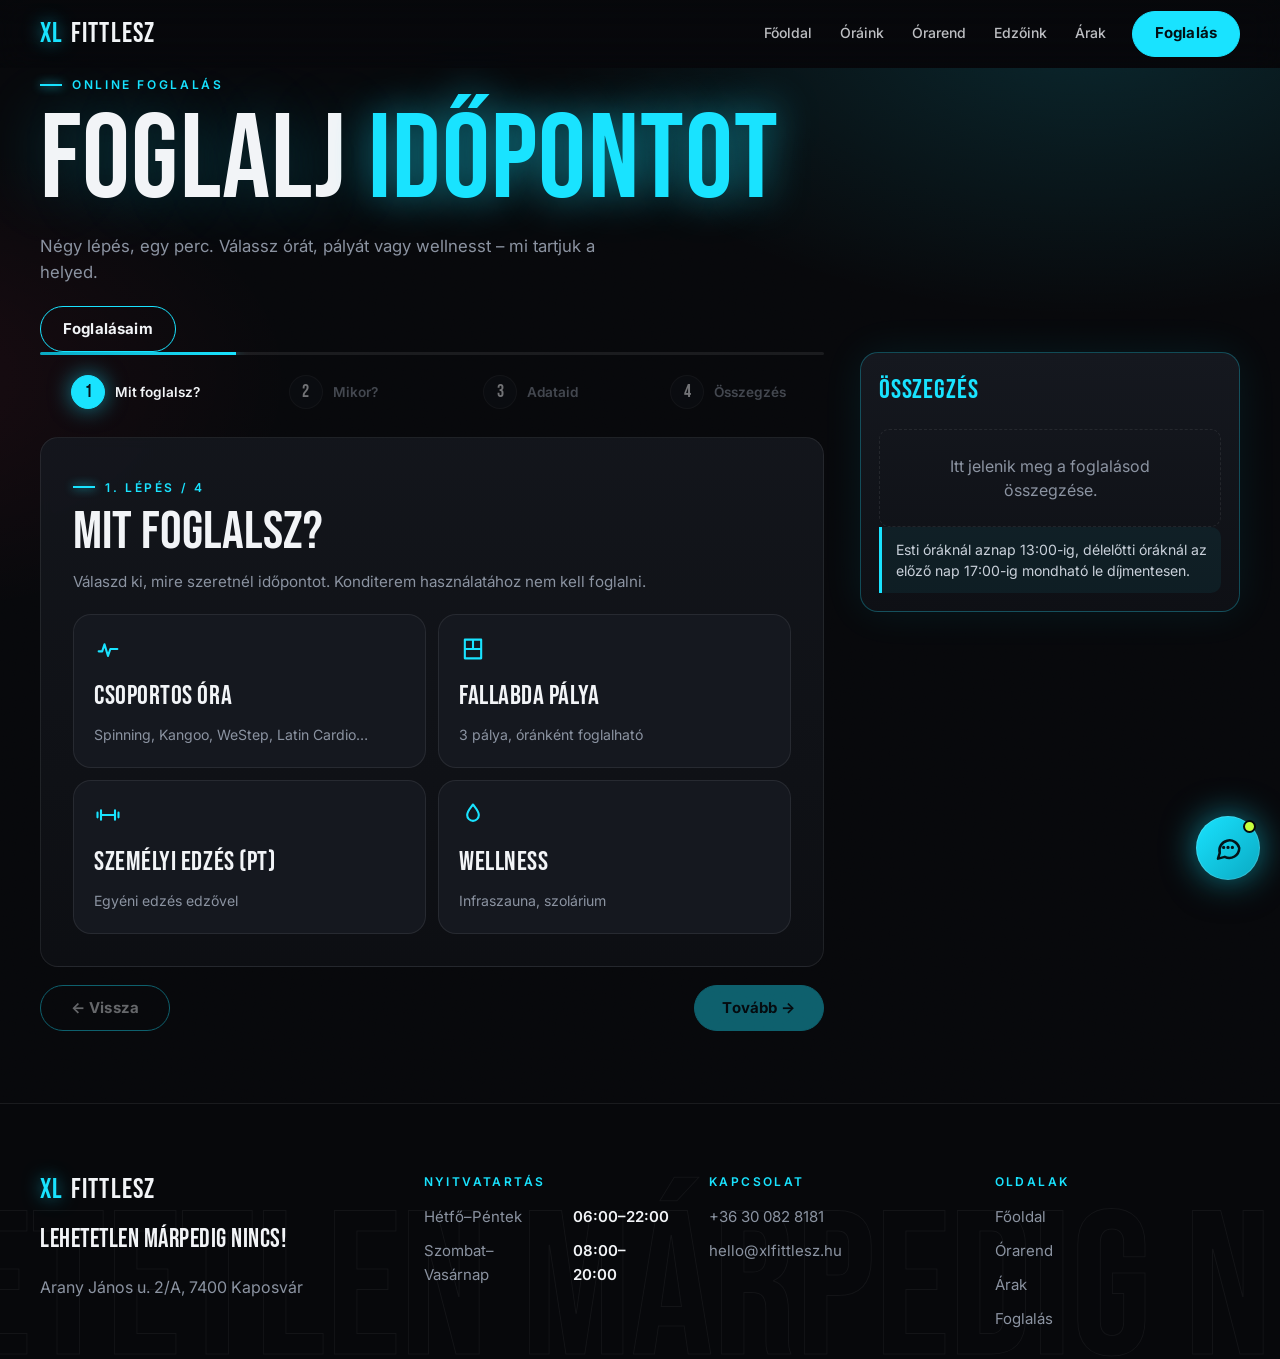
<file: foglalas.html>
<!doctype html>
<html lang="hu">
<head>
<meta charset="utf-8">
<meta name="viewport" content="width=device-width, initial-scale=1">
<title>Időpontfoglalás – XL-FittLesz Kaposvár</title>
<meta name="description" content="Foglalj csoportos órát, fallabda pályát, személyi edzést vagy wellness időpontot az XL-FittLesz kaposvári edzőteremben – percek alatt, online.">
<meta name="theme-color" content="#07080b">
<link rel="preconnect" href="https://fonts.googleapis.com">
<link rel="preconnect" href="https://fonts.gstatic.com" crossorigin>
<link href="https://fonts.googleapis.com/css2?family=Bebas+Neue&family=Inter:wght@400;500;600;700&family=Oswald:wght@500&display=swap" rel="stylesheet">
<link rel="stylesheet" href="assets/style.css">
<link rel="stylesheet" href="assets/booking.css">
<link rel="stylesheet" href="assets/chatbot.css">
</head>
<body class="bk-body">
<a class="bk-skip" href="#bk-panel">Ugrás a foglaláshoz</a>

<header class="nav" id="nav">
  <div class="container nav__inner">
    <a class="nav__logo" href="index.html" aria-label="XL FittLesz – főoldal"><span>XL</span> FITTLESZ</a>
    <button class="nav__toggle" type="button" aria-label="Menü megnyitása" aria-expanded="false" aria-controls="nav-menu"><span></span></button>
    <nav class="nav__menu" id="nav-menu" aria-label="Főmenü">
      <a class="nav__link" href="index.html">Főoldal</a>
      <a class="nav__link" href="index.html#orak">Óráink</a>
      <a class="nav__link" href="index.html#orarend">Órarend</a>
      <a class="nav__link" href="index.html#edzok">Edzőink</a>
      <a class="nav__link" href="index.html#arak">Árak</a>
      <a class="btn btn--primary nav__cta" href="foglalas.html" aria-current="page">Foglalás</a>
    </nav>
  </div>
</header>

<main class="bk" id="main">
  <div class="bk-grain" aria-hidden="true"></div>
  <section class="container bk-hero">
    <p class="eyebrow">Online foglalás</p>
    <h1 class="bk-title">FOGLALJ <span>IDŐPONTOT</span></h1>
    <p class="bk-lead">Négy lépés, egy perc. Válassz órát, pályát vagy wellnesst – mi tartjuk a helyed.</p>
    <button class="btn btn--ghost bk-mine-btn" type="button" id="bk-open-mine" aria-haspopup="dialog">Foglalásaim <span class="bk-badge" id="bk-count" hidden>0</span></button>
  </section>

  <div class="container bk-layout">
    <div class="bk-main">
      <div class="bk-progress" role="progressbar" aria-label="Foglalás előrehaladása" aria-valuemin="1" aria-valuemax="4" aria-valuenow="1" id="bk-progress"><i id="bk-progress-bar"></i></div>
      <ol class="bk-steps" id="bk-steps" aria-label="Lépések"></ol>
      <section class="bk-panel" id="bk-panel" tabindex="-1" aria-live="polite"></section>
      <div class="bk-actions" id="bk-actions">
        <button class="btn btn--ghost" type="button" id="bk-back">&larr; Vissza</button>
        <button class="btn btn--primary" type="button" id="bk-next">Tovább &rarr;</button>
      </div>
    </div>

    <aside class="bk-aside" aria-label="Foglalás összegzése">
      <details class="bk-sum" id="bk-sum" open>
        <summary><span>Összegzés</span><em id="bk-sum-mini">Még nincs választás</em></summary>
        <div class="bk-sum__body" id="bk-sum-body"></div>
      </details>
    </aside>
  </div>
</main>

<footer class="footer">
  <div class="container">
    <div class="footer__grid">
      <div class="footer__brand">
        <a class="nav__logo" href="index.html"><span>XL</span> FITTLESZ</a>
        <p class="footer__slogan">LEHETETLEN MÁRPEDIG NINCS!</p>
        <p>Arany János u. 2/A, 7400 Kaposvár</p>
      </div>
      <div>
        <h3>Nyitvatartás</h3>
        <ul class="footer__hours"><li>Hétfő–Péntek <b>06:00–22:00</b></li><li>Szombat–Vasárnap <b>08:00–20:00</b></li></ul>
      </div>
      <div>
        <h3>Kapcsolat</h3>
        <ul><li><a href="tel:+36300828181">+36 30 082 8181</a></li><li><a href="mailto:hello@xlfittlesz.hu">hello@xlfittlesz.hu</a></li></ul>
      </div>
      <div>
        <h3>Oldalak</h3>
        <ul><li><a href="index.html">Főoldal</a></li><li><a href="index.html#orarend">Órarend</a></li><li><a href="index.html#arak">Árak</a></li><li><a href="foglalas.html">Foglalás</a></li></ul>
      </div>
    </div>
  </div>
</footer>

<!-- Foglalásaim drawer -->
<div class="bk-scrim" id="bk-scrim" hidden></div>
<aside class="bk-drawer" id="bk-drawer" role="dialog" aria-modal="true" aria-labelledby="bk-drawer-title" hidden>
  <header>
    <h2 id="bk-drawer-title">Foglalásaim</h2>
    <button type="button" class="bk-x" id="bk-close-mine" aria-label="Foglalásaim bezárása">&times;</button>
  </header>
  <div id="bk-drawer-body"></div>
</aside>

<script src="assets/data.js"></script>
<script src="assets/booking.js"></script>
<script src="assets/chatbot.js" defer></script>
</body>
</html>
</file>
<file: assets/style.css>
/* =========================================================================
   XL-FittLesz concept – SHARED stylesheet (owned by agent A)
   Sections: 1 tokens · 2 reset/base · 3 typography & utilities · 4 buttons
             5 nav · 6 footer · 7 motion helpers · 8 homepage sections
   ========================================================================= */

/* 1 ─ Tokens ------------------------------------------------------------- */
:root {
  --bg: #07080b; --bg-2: #0e1015; --bg-3: #15181f; --line: rgba(255,255,255,.08);
  --text: #f2f4f7; --muted: #8b93a1;
  --cyan: #19e3ff; --cyan-2: #0aa9c2; --red: #ff2d55; --lime: #c6ff3d;
  --font-display: 'Bebas Neue', 'Oswald', Impact, sans-serif;
  --font-body: 'Inter', system-ui, sans-serif;
  --radius: 18px; --radius-sm: 10px; --shadow-glow: 0 0 40px rgba(25,227,255,.35);

  /* derived (safe for other agents to reuse) */
  --nav-h: 68px;
  --ease-out: cubic-bezier(.16,1,.3,1);
  --line-2: rgba(255,255,255,.14);
  --glass: rgba(10,12,16,.62);
  --noise: url("data:image/svg+xml,%3Csvg xmlns='http://www.w3.org/2000/svg' width='160' height='160'%3E%3Cfilter id='n'%3E%3CfeTurbulence type='fractalNoise' baseFrequency='.85' numOctaves='3' stitchTiles='stitch'/%3E%3CfeColorMatrix values='0 0 0 0 1  0 0 0 0 1  0 0 0 0 1  0 0 0 .55 0'/%3E%3C/filter%3E%3Crect width='100%25' height='100%25' filter='url(%23n)'/%3E%3C/svg%3E");
  color-scheme: dark;
}

/* 2 ─ Reset / base ------------------------------------------------------- */
*, *::before, *::after { box-sizing: border-box; }
* { margin: 0; }
html { -webkit-text-size-adjust: 100%; scroll-behavior: smooth; scroll-padding-top: calc(var(--nav-h) + 12px); }
body {
  min-height: 100vh; background: var(--bg); color: var(--text);
  font-family: var(--font-body); font-size: 1rem; line-height: 1.6;
  -webkit-font-smoothing: antialiased; text-rendering: optimizeLegibility;
  overflow-x: hidden; overflow-x: clip;
}
img, picture, svg, video, iframe { display: block; max-width: 100%; }
img { height: auto; }
input, button, textarea, select { font: inherit; color: inherit; }
button { cursor: pointer; background: none; border: 0; }
a { color: inherit; text-decoration: none; }
:where(ul[role="list"], ol[role="list"]) { list-style: none; padding: 0; }
h1, h2, h3, h4 { line-height: 1.05; font-weight: 700; overflow-wrap: break-word; }
p { overflow-wrap: break-word; }
::selection { background: var(--cyan); color: var(--bg); }

:focus-visible { outline: 2px solid var(--cyan); outline-offset: 3px; border-radius: 6px; }
.skip-link {
  position: fixed; left: 12px; top: 12px; z-index: 1000; padding: 10px 16px;
  background: var(--cyan); color: var(--bg); font-weight: 700; border-radius: var(--radius-sm);
  transform: translateY(-200%); opacity: 0; transition: transform .2s, opacity .2s;
}
.skip-link:focus { transform: none; opacity: 1; }
.sr-only { position: absolute !important; width: 1px; height: 1px; padding: 0; margin: -1px; overflow: hidden; clip: rect(0 0 0 0); white-space: nowrap; border: 0; }

/* 3 ─ Typography & utilities -------------------------------------------- */
.container { width: 100%; max-width: 1240px; margin-inline: auto; padding: 0 20px; }
.display { font-family: var(--font-display); font-weight: 400; letter-spacing: .01em; line-height: .9; text-transform: uppercase; }
.eyebrow {
  display: inline-flex; align-items: center; gap: 10px;
  font-size: .75rem; font-weight: 600; letter-spacing: .22em; text-transform: uppercase; color: var(--cyan);
}
.eyebrow::before { content: ""; width: 22px; height: 2px; background: currentColor; box-shadow: 0 0 10px currentColor; }
.section-head .eyebrow, .cta-band .eyebrow, .tile .eyebrow { color: var(--cyan); }
address { font-style: normal; }
.muted { color: var(--muted); }
.text-cyan { color: var(--cyan); } .text-red { color: var(--red); } .text-lime { color: var(--lime); }

.section { position: relative; padding: clamp(72px, 11vw, 140px) 0; }
.section-head { display: grid; gap: 14px; margin-bottom: clamp(32px, 5vw, 56px); max-width: 760px; }
.section-head h2 { padding-top: .08em; font-family: var(--font-display); font-weight: 400; font-size: clamp(3rem, 9vw, 6.5rem); line-height: .88; letter-spacing: .01em; text-transform: uppercase; }
.section-head h2 em { font-style: normal; color: var(--cyan); text-shadow: 0 0 30px rgba(25,227,255,.45); }
.section-head p { color: var(--muted); font-size: clamp(1rem, 1.6vw, 1.125rem); max-width: 56ch; }
.section-head--row { max-width: none; }
@media (min-width: 900px) { .section-head--row { grid-template-columns: 1fr auto; align-items: end; } }

.pill {
  display: inline-flex; align-items: center; gap: 8px; padding: 7px 14px 7px 12px;
  border: 1px solid var(--line-2); border-radius: 999px; background: rgba(255,255,255,.04);
  backdrop-filter: blur(8px); -webkit-backdrop-filter: blur(8px);
  font-size: .8125rem; font-weight: 600; letter-spacing: .02em;
}
.pill .dot { width: 8px; height: 8px; border-radius: 50%; background: var(--lime); box-shadow: 0 0 0 0 rgba(198,255,61,.7); animation: pulse 2s infinite; }
.pill.is-closed .dot { background: var(--red); box-shadow: 0 0 0 0 rgba(255,45,85,.7); animation-name: pulse-red; }
@keyframes pulse { 70% { box-shadow: 0 0 0 9px rgba(198,255,61,0); } 100% { box-shadow: 0 0 0 0 rgba(198,255,61,0); } }
@keyframes pulse-red { 70% { box-shadow: 0 0 0 9px rgba(255,45,85,0); } 100% { box-shadow: 0 0 0 0 rgba(255,45,85,0); } }

/* Grain / noise overlay utility: add <div class="grain" aria-hidden="true"></div> inside a positioned parent,
   or put .grain-page on <body> for a fixed full-page grain. */
.grain, .grain-page::after {
  pointer-events: none; position: absolute; inset: -50%; z-index: 2;
  background-image: var(--noise); opacity: .09; mix-blend-mode: overlay;
  animation: grain 1.2s steps(6) infinite;
}
.grain-page::after { content: ""; position: fixed; z-index: 9990; opacity: .06; }
@keyframes grain {
  0%,100% { transform: translate(0,0); } 20% { transform: translate(-3%,2%); } 40% { transform: translate(2%,-4%); }
  60% { transform: translate(-4%,-1%); } 80% { transform: translate(3%,3%); }
}

/* Cursor glow (desktop only, enabled by JS adding .has-cursor to <html>) */
.cursor-glow {
  position: fixed; left: 0; top: 0; z-index: 1; pointer-events: none; width: 520px; height: 520px; margin: -260px 0 0 -260px;
  border-radius: 50%; background: radial-gradient(circle, rgba(25,227,255,.13), rgba(25,227,255,.04) 40%, transparent 70%);
  opacity: 0; transition: opacity .4s; will-change: transform; display: none;
}
.has-cursor .cursor-glow { display: block; }
.has-cursor .cursor-glow.is-on { opacity: 1; }

/* 4 ─ Buttons ------------------------------------------------------------ */
.btn {
  --_bg: rgba(255,255,255,.06); --_fg: var(--text); --_bd: var(--line-2);
  position: relative; display: inline-flex; align-items: center; justify-content: center; gap: 10px;
  min-height: 46px; padding: 12px 22px; border-radius: 999px; border: 1px solid var(--_bd);
  background: var(--_bg); color: var(--_fg); font-weight: 700; font-size: .9375rem; letter-spacing: .01em;
  line-height: 1.1; white-space: nowrap; isolation: isolate; overflow: hidden;
  transition: transform .25s var(--ease-out), box-shadow .25s, background-color .25s, color .25s, border-color .25s;
}
.btn svg { width: 18px; height: 18px; flex: none; transition: transform .25s var(--ease-out); }
.btn:hover svg { transform: translateX(3px); }
.btn:hover { transform: translateY(-2px); }
.btn:active { transform: translateY(0) scale(.98); }
.btn--primary { --_bg: var(--cyan); --_fg: #031015; --_bd: var(--cyan); box-shadow: 0 0 0 rgba(25,227,255,0); }
.btn--primary::after { /* sheen sweep */
  content: ""; position: absolute; inset: 0; z-index: -1; transform: translateX(-120%) skewX(-20deg);
  background: linear-gradient(90deg, transparent, rgba(255,255,255,.55), transparent); transition: transform .6s var(--ease-out);
}
.btn--primary:hover { box-shadow: var(--shadow-glow), 0 0 0 4px rgba(25,227,255,.15); }
.btn--primary:hover::after { transform: translateX(120%) skewX(-20deg); }
.btn--ghost { --_bg: transparent; --_fg: var(--text); --_bd: var(--cyan); }
.btn--ghost:hover { --_bg: rgba(25,227,255,.1); box-shadow: 0 0 24px rgba(25,227,255,.2); }
.btn--red { --_bg: var(--red); --_fg: #fff; --_bd: var(--red); }
.btn--red:hover { box-shadow: 0 0 40px rgba(255,45,85,.45); }
.btn--sm { min-height: 38px; padding: 8px 16px; font-size: .8125rem; }
.btn--lg { min-height: 58px; padding: 16px 30px; font-size: 1.0625rem; }
.btn--block { width: 100%; }
.btn:focus-visible { outline: 2px solid var(--text); outline-offset: 3px; border-radius: 999px; }

/* 5 ─ Nav ---------------------------------------------------------------- */
.nav {
  position: sticky; top: 0; z-index: 900; height: var(--nav-h);
  background: linear-gradient(to bottom, rgba(7,8,11,.7), rgba(7,8,11,.35));
  backdrop-filter: blur(16px) saturate(140%); -webkit-backdrop-filter: blur(16px) saturate(140%);
  border-bottom: 1px solid transparent; transition: background-color .3s, border-color .3s, box-shadow .3s;
}
.nav.is-scrolled { background: var(--glass); border-bottom-color: var(--line); box-shadow: 0 10px 40px rgba(0,0,0,.35); }
.nav--overlay { position: fixed; left: 0; right: 0; } /* homepage: floats over the hero */
.nav__inner { height: 100%; display: flex; align-items: center; justify-content: space-between; gap: 20px; }
.nav__logo { font-family: var(--font-display); font-size: 1.75rem; letter-spacing: .04em; line-height: 1; display: inline-flex; gap: .28em; align-items: baseline; }
.nav__logo span { color: var(--cyan); text-shadow: 0 0 18px rgba(25,227,255,.6); }
.nav__menu { display: flex; align-items: center; gap: 4px; }
.nav__link {
  position: relative; padding: 10px 12px; font-size: .875rem; font-weight: 500; color: rgba(242,244,247,.78);
  border-radius: 8px; transition: color .2s;
}
.nav__link::after {
  content: ""; position: absolute; left: 12px; right: 12px; bottom: 4px; height: 2px; border-radius: 2px;
  background: var(--cyan); box-shadow: 0 0 10px var(--cyan); transform: scaleX(0); transform-origin: left; transition: transform .3s var(--ease-out);
}
.nav__link:hover { color: var(--text); }
.nav__link:hover::after { transform: scaleX(.4); }
.nav__link.is-active, .nav__link[aria-current="page"] { color: var(--text); }
.nav__link.is-active::after, .nav__link[aria-current="page"]::after { transform: scaleX(1); }
.nav__cta { margin-left: 10px; }
.nav__toggle { display: none; width: 44px; height: 44px; border-radius: 12px; border: 1px solid var(--line-2); position: relative; }
.nav__toggle span, .nav__toggle span::before, .nav__toggle span::after {
  position: absolute; left: 50%; top: 50%; width: 20px; height: 2px; margin-left: -10px; background: var(--text); border-radius: 2px;
  transition: transform .3s var(--ease-out), opacity .2s;
}
.nav__toggle span { margin-top: -1px; }
.nav__toggle span::before, .nav__toggle span::after { content: ""; top: 0; left: 0; margin: 0; }
.nav__toggle span::before { transform: translateY(-6px); }
.nav__toggle span::after { transform: translateY(6px); }
.nav.is-open .nav__toggle span { background: transparent; }
.nav.is-open .nav__toggle span::before { transform: rotate(45deg); background: var(--cyan); }
.nav.is-open .nav__toggle span::after { transform: rotate(-45deg); background: var(--cyan); }

@media (max-width: 899px) {
  .nav__toggle { display: block; }
  .nav__menu {
    position: fixed; left: 0; right: 0; top: var(--nav-h); height: calc(100svh - var(--nav-h));
    flex-direction: column; align-items: stretch; gap: 0; padding: 18px 20px 32px;
    background: rgba(7,8,11,.97); border-top: 1px solid var(--line);
    overflow-y: auto; visibility: hidden; opacity: 0; transform: translateY(-12px);
    transition: opacity .3s var(--ease-out), transform .3s var(--ease-out), visibility 0s .3s;
  }
  .nav.is-open .nav__menu { visibility: visible; opacity: 1; transform: none; transition-delay: 0s; }
  .nav.is-open { background: rgba(7,8,11,.97); }
  .nav__link { font-family: var(--font-display); font-size: 2.6rem; letter-spacing: .02em; padding: 8px 0; border-bottom: 1px solid var(--line); border-radius: 0; color: var(--text); }
  .nav__link::after { left: 0; right: auto; width: 40px; bottom: 10px; }
  .nav__link.is-active, .nav__link[aria-current="page"] { color: var(--cyan); }
  .nav__cta { margin: 24px 0 0; min-height: 56px; font-size: 1.0625rem; }
  body.nav-open { overflow: hidden; }
}

/* 6 ─ Footer ------------------------------------------------------------- */
.footer { position: relative; background: var(--bg); border-top: 1px solid var(--line); padding: 72px 0 28px; overflow: hidden; }
.footer::before { /* faint giant wordmark */
  content: "LEHETETLEN MÁRPEDIG NINCS"; position: absolute; left: 50%; bottom: -0.18em; transform: translateX(-50%);
  font-family: var(--font-display); font-size: 16vw; line-height: 1; white-space: nowrap; pointer-events: none;
  color: transparent; -webkit-text-stroke: 1px rgba(255,255,255,.05);
}
.footer__grid { position: relative; display: grid; gap: 40px; grid-template-columns: 1fr; }
@media (min-width: 640px) { .footer__grid { grid-template-columns: 1fr 1fr; } }
@media (min-width: 1000px) { .footer__grid { grid-template-columns: 1.4fr 1fr 1fr 1fr; } }
.footer__brand p { color: var(--muted); margin-top: 14px; max-width: 34ch; }
.footer__slogan { font-family: var(--font-display); font-size: 1.6rem; letter-spacing: .02em; color: var(--text) !important; }
.footer h3 { font-size: .75rem; letter-spacing: .2em; text-transform: uppercase; color: var(--cyan); margin-bottom: 16px; font-weight: 600; }
.footer ul { list-style: none; padding: 0; display: grid; gap: 10px; }
.footer li, .footer address { color: var(--muted); font-style: normal; font-size: .9375rem; }
.footer a:not(.btn):hover { color: var(--text); }
.footer__hours li { display: flex; justify-content: space-between; gap: 16px; max-width: 260px; }
.footer__hours b { color: var(--text); font-weight: 600; }
.footer__social { display: flex; gap: 10px; margin-top: 22px; }
.footer__social a {
  width: 44px; height: 44px; display: grid; place-items: center; border-radius: 12px; border: 1px solid var(--line-2);
  color: var(--text); transition: border-color .2s, box-shadow .2s, color .2s;
}
.footer__social a:hover { border-color: var(--cyan); color: var(--cyan); box-shadow: 0 0 20px rgba(25,227,255,.25); }
.footer__social svg { width: 20px; height: 20px; }
.footer__bottom {
  position: relative; display: flex; flex-wrap: wrap; justify-content: space-between; gap: 12px;
  margin-top: 56px; padding-top: 22px; border-top: 1px solid var(--line); color: var(--muted); font-size: .8125rem;
}

/* 7 ─ Motion helpers ----------------------------------------------------- */
.reveal { opacity: 0; transform: translateY(28px); transition: opacity .9s var(--ease-out), transform .9s var(--ease-out); transition-delay: var(--d, 0s); }
.reveal.in { opacity: 1; transform: none; }
.reveal--left { transform: translateX(-36px); }
.reveal--scale { transform: scale(.94); }
.no-js .reveal { opacity: 1; transform: none; }

@media (prefers-reduced-motion: reduce) {
  html { scroll-behavior: auto; }
  *, *::before, *::after { animation-duration: .001ms !important; animation-iteration-count: 1 !important; transition-duration: .001ms !important; scroll-behavior: auto !important; }
  .reveal { opacity: 1; transform: none; }
  .grain, .grain-page::after { animation: none; }
  .cursor-glow { display: none !important; }
}

/* =========================================================================
   8 ─ HOMEPAGE SECTIONS (index.html)
   ========================================================================= */

/* Hero ------------------------------------------------------------------- */
.hero {
  position: relative; min-height: 100vh; min-height: 100svh; display: flex; align-items: flex-end;
  padding: calc(var(--nav-h) + 40px) 0 clamp(48px, 8vh, 96px); overflow: hidden; isolation: isolate;
}
.hero__bg { position: absolute; inset: 0; z-index: -3; overflow: hidden; }
.hero__img { width: 100%; height: 100%; object-fit: cover; object-position: 50% 40%; filter: grayscale(.55) contrast(1.15) brightness(.55); animation: kenburns 28s ease-in-out infinite alternate; transform-origin: 60% 40%; }
@keyframes kenburns { from { transform: scale(1.04) translate(0,0); } to { transform: scale(1.22) translate(-2%, -2%); } }
.hero__mesh {
  position: absolute; inset: -20%; z-index: -2; mix-blend-mode: screen; opacity: .85;
  background:
    radial-gradient(40% 35% at 20% 30%, rgba(25,227,255,.35), transparent 70%),
    radial-gradient(35% 30% at 85% 70%, rgba(255,45,85,.32), transparent 70%),
    radial-gradient(30% 30% at 60% 15%, rgba(10,169,194,.25), transparent 70%);
  animation: mesh 18s ease-in-out infinite alternate; filter: blur(10px);
}
@keyframes mesh { 0% { transform: translate(0,0) rotate(0); } 50% { transform: translate(4%,-3%) rotate(8deg); } 100% { transform: translate(-3%,4%) rotate(-6deg); } }
.hero::after { /* vignette + bottom fade */
  content: ""; position: absolute; inset: 0; z-index: -1; pointer-events: none;
  background: radial-gradient(120% 80% at 50% 30%, transparent 30%, rgba(7,8,11,.75) 100%), linear-gradient(to bottom, rgba(7,8,11,.5) 0%, transparent 25%, transparent 55%, var(--bg) 100%);
}
.hero__scan { position: absolute; inset: 0; z-index: -1; pointer-events: none; opacity: .25;
  background: repeating-linear-gradient(to bottom, rgba(255,255,255,.035) 0 1px, transparent 1px 4px); }
.hero__content { position: relative; z-index: 3; }
.hero__top { display: flex; flex-wrap: wrap; gap: 12px 18px; align-items: center; margin-bottom: clamp(18px, 3vh, 30px); }
.hero__title {
  font-family: var(--font-display); font-weight: 400; text-transform: uppercase;
  font-size: clamp(4.1rem, min(22vw, 20svh), 14.5rem); line-height: .84; letter-spacing: .005em;
}
.hero__line { display: block; overflow: hidden; padding: .1em .2em 0; margin: -.1em -.2em 0; }
.hero.is-done .hero__line { overflow: visible; }
.hero__word { display: inline-block; position: relative; transform: translateY(105%) skewY(8deg); animation: rise 1.1s var(--ease-out) forwards; animation-delay: calc(.25s + var(--i, 0) * .14s); }
.hero__line:nth-child(2) .hero__word { color: transparent; -webkit-text-stroke: 2px var(--text); }
.hero__line:nth-child(3) .hero__word { color: var(--cyan); text-shadow: 0 0 40px rgba(25,227,255,.55); }
@keyframes rise { to { transform: none; } }

/* glitch layers (pseudo elements read data-text) */
.glitch::before, .glitch::after {
  content: attr(data-text); position: absolute; inset: 0; pointer-events: none; opacity: 0;
  -webkit-text-stroke: 0; text-shadow: none;
}
.glitch::before { color: var(--red); animation: glitch-a 5.5s infinite 1.6s; mix-blend-mode: screen; }
.glitch::after { color: var(--cyan); animation: glitch-b 5.5s infinite 1.65s; mix-blend-mode: screen; }
@keyframes glitch-a {
  0%, 8%, 100% { opacity: 0; transform: none; clip-path: inset(0 0 100% 0); }
  1% { opacity: .9; transform: translate(-6px, 2px); clip-path: inset(10% 0 60% 0); }
  2.5% { opacity: .9; transform: translate(5px,-2px); clip-path: inset(55% 0 20% 0); }
  4% { opacity: .9; transform: translate(-3px, 1px); clip-path: inset(30% 0 45% 0); }
  5.5% { opacity: 0; }
}
@keyframes glitch-b {
  0%, 8%, 100% { opacity: 0; transform: none; clip-path: inset(0 0 100% 0); }
  1.2% { opacity: .9; transform: translate(6px,-1px); clip-path: inset(65% 0 5% 0); }
  2.8% { opacity: .9; transform: translate(-5px, 2px); clip-path: inset(5% 0 75% 0); }
  4.5% { opacity: .9; transform: translate(3px, 0); clip-path: inset(40% 0 35% 0); }
  6% { opacity: 0; }
}
.hero__bottom { display: grid; gap: 26px; margin-top: clamp(22px, 4vh, 40px); }
@media (min-width: 900px) { .hero__bottom { grid-template-columns: minmax(0, 480px) auto; justify-content: space-between; align-items: end; } }
.hero__lead { font-size: clamp(1.02rem, 1.6vw, 1.2rem); color: rgba(242,244,247,.82); max-width: 46ch; }
.hero__lead strong { color: var(--text); }
.hero__ctas { display: flex; flex-wrap: wrap; gap: 12px; }
.hero__fade { opacity: 0; animation: fade-up 1s var(--ease-out) forwards; animation-delay: var(--d, 1s); }
@keyframes fade-up { from { opacity: 0; transform: translateY(16px); } to { opacity: 1; transform: none; } }
.hero__scroll {
  position: absolute; right: 20px; bottom: 28px; z-index: 3; display: none; align-items: center; gap: 12px;
  writing-mode: vertical-rl; font-size: .6875rem; letter-spacing: .3em; text-transform: uppercase; color: var(--muted);
}
.hero__scroll::after { content: ""; width: 1px; height: 64px; background: linear-gradient(var(--cyan), transparent); animation: scrollcue 2s ease-in-out infinite; transform-origin: top; }
@keyframes scrollcue { 0% { transform: scaleY(0); } 50% { transform: scaleY(1); } 100% { transform: scaleY(1); opacity: 0; } }
@media (min-width: 1100px) { .hero__scroll { display: flex; } }
@media (max-width: 479px) { .hero__ctas .btn { flex: 1 1 100%; } }

/* Marquee ---------------------------------------------------------------- */
.marquees { position: relative; z-index: 4; overflow: hidden; padding: 24px 0 30px; margin-top: -34px; }
.marquee {
  position: relative; z-index: 4; overflow: hidden; background: var(--cyan); color: #031015;
  border-block: 1px solid rgba(255,255,255,.2); transform: rotate(-1.5deg) scale(1.04);
  box-shadow: 0 0 60px rgba(25,227,255,.35);
}
.marquee--alt { background: var(--bg-3); color: var(--text); transform: rotate(1.2deg) scale(1.04); margin-top: -8px; z-index: 3; box-shadow: none; }
.marquee__track { display: flex; width: max-content; animation: marquee 38s linear infinite; }
.marquee--alt .marquee__track { animation-direction: reverse; animation-duration: 52s; }
.marquee__group { display: flex; align-items: center; flex: none; }
.marquee__item { display: inline-flex; align-items: center; gap: 22px; padding: 12px 0 10px 22px; font-family: var(--font-display); font-size: clamp(1.6rem, 3.4vw, 2.6rem); letter-spacing: .03em; white-space: nowrap; line-height: 1; }
.marquee__item::after { content: "✦"; font-size: .55em; opacity: .8; }
.marquee--alt .marquee__item::after { color: var(--red); }
.marquee:hover .marquee__track { animation-play-state: paused; }
@keyframes marquee { to { transform: translateX(-50%); } }

/* Stats ------------------------------------------------------------------ */
.stats { padding: clamp(72px, 10vw, 120px) 0 0; }
.stats__grid { display: grid; grid-template-columns: repeat(2, minmax(0,1fr)); border: 1px solid var(--line); border-radius: var(--radius); overflow: hidden; background: var(--bg-2); }
@media (min-width: 900px) { .stats__grid { grid-template-columns: repeat(4, minmax(0,1fr)); } }
.stat { position: relative; padding: clamp(22px, 3vw, 40px); border-right: 1px solid var(--line); border-bottom: 1px solid var(--line); }
.stat:nth-child(2n) { border-right: 0; }
.stat:nth-child(n+3) { border-bottom: 0; }
@media (min-width: 900px) { .stat { border-bottom: 0; border-right: 1px solid var(--line) !important; } .stat:last-child { border-right: 0 !important; } }
.stat__num { font-family: var(--font-display); font-size: clamp(3.6rem, 10vw, 7.5rem); line-height: .85; letter-spacing: .01em; display: flex; align-items: baseline; gap: .04em; white-space: nowrap; }
.stat__num small { font-size: .5em; color: var(--cyan); }
.stat__label { margin-top: 10px; color: var(--muted); font-size: .875rem; line-height: 1.45; }
@media (min-width: 900px) { .stat__label { font-size: .9375rem; } }
.stat__label b { color: var(--text); font-weight: 600; display: block; }
.stat::before { content: ""; position: absolute; left: 0; top: 0; width: 100%; height: 2px; background: linear-gradient(90deg, var(--cyan), transparent); transform: scaleX(0); transform-origin: left; transition: transform 1.2s var(--ease-out) .2s; }
.stat.in::before, .stats__grid.in .stat::before { transform: scaleX(1); }

/* Classes (horizontal snap) --------------------------------------------- */
.classes { overflow: hidden; }
.rail-ctrl { display: flex; gap: 10px; }
.rail-btn { width: 52px; height: 52px; border-radius: 50%; border: 1px solid var(--line-2); display: grid; place-items: center; transition: border-color .2s, background-color .2s, box-shadow .2s; }
.rail-btn:hover { border-color: var(--cyan); background: rgba(25,227,255,.08); box-shadow: 0 0 20px rgba(25,227,255,.2); }
.rail-btn svg { width: 20px; height: 20px; }
.rail-btn:disabled { opacity: .35; pointer-events: none; }
.rail {
  display: grid; grid-auto-flow: column; grid-auto-columns: min(82vw, 340px); gap: 18px;
  overflow-x: auto; scroll-snap-type: x mandatory; overscroll-behavior-x: contain;
  padding: 6px max(20px, calc((100vw - 1240px) / 2 + 20px)) 28px; scroll-padding-inline: max(20px, calc((100vw - 1240px) / 2 + 20px));
  scrollbar-width: thin; scrollbar-color: var(--cyan-2) transparent;
}
.rail::-webkit-scrollbar { height: 6px; } .rail::-webkit-scrollbar-thumb { background: var(--cyan-2); border-radius: 6px; }
.class-card {
  position: relative; scroll-snap-align: start; display: flex; flex-direction: column; min-height: 520px;
  border-radius: var(--radius); overflow: hidden; background: var(--bg-2); border: 1px solid var(--line);
  transition: transform .4s var(--ease-out), border-color .3s, box-shadow .4s;
}
.class-card:hover, .class-card:focus-within { transform: translateY(-6px); border-color: rgba(25,227,255,.5); box-shadow: 0 30px 60px -20px rgba(0,0,0,.8), 0 0 40px -10px rgba(25,227,255,.35); }
.class-card__media { position: relative; aspect-ratio: 4 / 3.3; overflow: hidden; }
.class-card__media img { width: 100%; height: 100%; object-fit: cover; filter: grayscale(.35) contrast(1.1) brightness(.8); transition: transform .8s var(--ease-out), filter .5s; }
.class-card:hover .class-card__media img { transform: scale(1.08); filter: grayscale(0) contrast(1.1) brightness(.9); }
.class-card__media::after { content: ""; position: absolute; inset: 0; background: linear-gradient(to top, var(--bg-2) 2%, transparent 55%); }
.class-card__tag { position: absolute; left: 14px; top: 14px; z-index: 2; padding: 5px 10px; border-radius: 999px; background: rgba(7,8,11,.7); backdrop-filter: blur(6px); -webkit-backdrop-filter: blur(6px); font-size: .75rem; font-weight: 600; border: 1px solid var(--line-2); }
.class-card__num { position: absolute; right: 14px; top: 8px; z-index: 2; font-family: var(--font-display); font-size: 2.6rem; line-height: 1; color: transparent; -webkit-text-stroke: 1px rgba(255,255,255,.6); }
.class-card__body { position: relative; display: flex; flex-direction: column; gap: 12px; padding: 0 20px 20px; margin-top: -36px; z-index: 2; flex: 1; }
.class-card__title { font-family: var(--font-display); font-weight: 400; font-size: 2.6rem; line-height: .9; letter-spacing: .01em; }
.class-card__trainer { font-size: .875rem; color: var(--cyan); font-weight: 600; }
.class-card__desc { color: var(--muted); font-size: .9375rem; line-height: 1.5; }
.class-card__meta { display: flex; justify-content: space-between; align-items: center; gap: 12px; padding: 12px 0; border-block: 1px solid var(--line); font-size: .8125rem; color: var(--muted); margin-top: auto; }
.class-card__meta span { display: inline-flex; align-items: center; gap: 6px; }
.class-card__meta svg { width: 16px; height: 16px; color: var(--text); }
.meter { display: inline-flex; gap: 3px; align-items: flex-end; }
.meter i { display: block; width: 6px; border-radius: 2px; background: rgba(255,255,255,.14); }
.meter i:nth-child(1) { height: 7px; } .meter i:nth-child(2) { height: 10px; } .meter i:nth-child(3) { height: 13px; } .meter i:nth-child(4) { height: 16px; } .meter i:nth-child(5) { height: 19px; }
.meter i.on { background: var(--cyan); box-shadow: 0 0 8px rgba(25,227,255,.6); }
.meter[data-level="5"] i.on, .meter[data-level="4"] i.on:nth-child(n+4) { background: var(--red); box-shadow: 0 0 8px rgba(255,45,85,.6); }
.meter[data-level="1"] i.on, .meter[data-level="2"] i.on { background: var(--lime); box-shadow: 0 0 8px rgba(198,255,61,.5); }

/* Schedule --------------------------------------------------------------- */
.schedule { background: linear-gradient(180deg, var(--bg) 0%, var(--bg-2) 30%, var(--bg-2) 70%, var(--bg) 100%); }
.days { display: flex; gap: 8px; overflow-x: auto; padding: 12px 2px 10px; margin-bottom: 26px; scrollbar-width: none; }
.days::-webkit-scrollbar { display: none; }
.day-tab {
  position: relative; flex: none; display: grid; gap: 2px; min-width: 92px; padding: 12px 16px; text-align: left;
  border-radius: 14px; border: 1px solid var(--line); background: var(--bg-3); color: var(--muted);
  transition: border-color .2s, color .2s, background-color .2s, box-shadow .2s;
}
.day-tab b { font-family: var(--font-display); font-weight: 400; font-size: 1.6rem; line-height: 1; letter-spacing: .02em; color: var(--text); }
.day-tab small { font-size: .75rem; }
.day-tab:hover { border-color: var(--line-2); color: var(--text); }
.day-tab[aria-selected="true"] { border-color: var(--cyan); background: rgba(25,227,255,.08); color: var(--cyan); box-shadow: inset 0 0 0 1px var(--cyan), 0 0 30px -6px rgba(25,227,255,.5); }
.day-tab .today { position: absolute; top: -8px; right: 10px; padding: 2px 7px; border-radius: 999px; background: var(--red); color: #fff; font-size: .625rem; font-weight: 700; letter-spacing: .08em; text-transform: uppercase; }
@media (min-width: 900px) { .days { display: grid; grid-template-columns: repeat(7, 1fr); } .day-tab { min-width: 0; } }
.slots { display: grid; gap: 12px; grid-template-columns: 1fr; }
@media (min-width: 640px) { .slots { grid-template-columns: repeat(2, minmax(0,1fr)); } }
@media (min-width: 1000px) { .slots { grid-template-columns: repeat(3, minmax(0,1fr)); } }
.slot {
  position: relative; display: grid; grid-template-columns: auto 1fr auto; align-items: center; gap: 16px;
  padding: 16px 18px; border-radius: 16px; border: 1px solid var(--line); background: var(--bg);
  transition: border-color .25s, transform .25s var(--ease-out), box-shadow .25s; animation: slot-in .5s var(--ease-out) both; animation-delay: calc(var(--i, 0) * 60ms);
}
@keyframes slot-in { from { opacity: 0; transform: translateY(12px); } }
.slot:hover { border-color: var(--cyan); transform: translateY(-3px); box-shadow: 0 0 30px -8px rgba(25,227,255,.45); }
.slot__time { font-family: var(--font-display); font-size: 2.2rem; line-height: 1; letter-spacing: .02em; color: var(--cyan); min-width: 74px; }
.slot__info { min-width: 0; }
.slot__name { font-weight: 700; font-size: 1rem; line-height: 1.25; }
.slot__meta { color: var(--muted); font-size: .8125rem; }
.slot__go { width: 38px; height: 38px; border-radius: 50%; display: grid; place-items: center; border: 1px solid var(--line-2); transition: background-color .2s, color .2s, border-color .2s; }
.slot__go svg { width: 16px; height: 16px; }
.slot:hover .slot__go { background: var(--cyan); color: #031015; border-color: var(--cyan); }
.slot__badge { position: absolute; top: -9px; left: 16px; padding: 2px 8px; border-radius: 999px; font-size: .625rem; font-weight: 700; letter-spacing: .08em; text-transform: uppercase; background: var(--lime); color: #0b1300; }
.slot.is-past { opacity: .45; }
.slot.is-past .slot__badge { background: var(--bg-3); color: var(--muted); }
.schedule__note { display: flex; flex-wrap: wrap; gap: 10px 26px; margin-top: 26px; color: var(--muted); font-size: .875rem; }
.schedule__note span { display: inline-flex; gap: 8px; align-items: center; }
.schedule__note svg { width: 16px; height: 16px; color: var(--cyan); flex: none; }

/* Trainers --------------------------------------------------------------- */
.trainers__grid { display: grid; gap: 16px; grid-template-columns: repeat(auto-fill, minmax(min(100%, 260px), 1fr)); perspective: 1000px; }
.trainer {
  --hue: 190; position: relative; min-height: 340px; padding: 22px; border-radius: var(--radius); overflow: hidden; isolation: isolate;
  display: flex; flex-direction: column; justify-content: flex-end; gap: 10px;
  background: var(--bg-2); border: 1px solid var(--line); transform-style: preserve-3d;
  transition: transform .5s var(--ease-out), border-color .3s, box-shadow .4s;
}
.trainer.is-tilting { transition: transform .08s linear, border-color .3s, box-shadow .4s; }
.trainer:hover { border-color: hsla(var(--hue), 100%, 60%, .6); box-shadow: 0 30px 60px -25px hsla(var(--hue), 100%, 50%, .5); }
.trainer::before { /* gradient aura */
  content: ""; position: absolute; inset: 0; z-index: -2;
  background: radial-gradient(90% 70% at 70% 10%, hsla(var(--hue), 100%, 55%, .38), transparent 60%), radial-gradient(60% 50% at 0% 100%, hsla(calc(var(--hue) + 160), 100%, 55%, .18), transparent 70%);
  transition: opacity .4s; opacity: .8;
}
.trainer:hover::before { opacity: 1; }
.trainer::after { content: ""; position: absolute; inset: 0; z-index: -1; background-image: var(--noise); opacity: .08; mix-blend-mode: overlay; }
.trainer__mono {
  position: absolute; top: 4px; right: 12px; z-index: -1; font-family: var(--font-display); font-size: 9.5rem; line-height: 1;
  color: transparent; -webkit-text-stroke: 1.5px hsla(var(--hue), 100%, 70%, .5); transform: translateZ(40px); letter-spacing: -.02em;
}
.trainer__glare { position: absolute; inset: 0; z-index: 1; pointer-events: none; opacity: 0; transition: opacity .3s;
  background: radial-gradient(circle at var(--gx, 50%) var(--gy, 50%), rgba(255,255,255,.16), transparent 45%); }
.trainer:hover .trainer__glare { opacity: 1; }
.trainer__role { font-size: .75rem; letter-spacing: .18em; text-transform: uppercase; color: hsl(var(--hue), 100%, 70%); font-weight: 600; transform: translateZ(30px); }
.trainer__name { font-family: var(--font-display); font-weight: 400; font-size: 2.6rem; line-height: .9; letter-spacing: .01em; transform: translateZ(50px); }
.trainer__bio { color: rgba(242,244,247,.72); font-size: .9rem; transform: translateZ(20px); }
.trainer__tags { display: flex; flex-wrap: wrap; gap: 6px; transform: translateZ(30px); }
.trainer__tags a { padding: 5px 10px; border-radius: 999px; font-size: .75rem; font-weight: 600; border: 1px solid var(--line-2); background: rgba(7,8,11,.5); transition: border-color .2s, color .2s; }
.trainer__tags a:hover { border-color: hsl(var(--hue), 100%, 60%); color: hsl(var(--hue), 100%, 75%); }

/* Bento ------------------------------------------------------------------ */
.bento { display: grid; gap: 14px; grid-template-columns: 1fr; }
@media (min-width: 700px) { .bento { grid-template-columns: repeat(2, minmax(0,1fr)); } }
@media (min-width: 1040px) {
  .bento { grid-template-columns: repeat(4, minmax(0,1fr)); grid-auto-rows: minmax(220px, auto); }
  .tile--gym { grid-column: span 2; grid-row: span 2; }
  .tile--quote { grid-column: span 2; }
  .tile--squash { grid-column: span 2; }
}
@media (min-width: 700px) and (max-width: 1039px) { .tile--gym, .tile--quote { grid-column: span 2; } }
.tile {
  position: relative; display: flex; flex-direction: column; gap: 10px; padding: 26px; border-radius: var(--radius);
  background: var(--bg-2); border: 1px solid var(--line); overflow: hidden; isolation: isolate; min-height: 220px;
  transition: border-color .3s, transform .4s var(--ease-out);
}
.tile:hover { border-color: rgba(25,227,255,.35); }
.tile h3 { font-family: var(--font-display); font-weight: 400; font-size: 2.2rem; line-height: .95; letter-spacing: .01em; }
.tile p { color: var(--muted); font-size: .9375rem; }
.tile__icon { width: 52px; height: 52px; border-radius: 14px; display: grid; place-items: center; background: rgba(25,227,255,.1); color: var(--cyan); border: 1px solid rgba(25,227,255,.25); margin-bottom: auto; }
.tile__icon svg { width: 26px; height: 26px; }
.tile__icon--red { background: rgba(255,45,85,.1); color: var(--red); border-color: rgba(255,45,85,.3); }
.tile__icon--lime { background: rgba(198,255,61,.1); color: var(--lime); border-color: rgba(198,255,61,.3); }
.tile__spacer { flex: 1; min-height: 24px; }
.tile--gym { min-height: 420px; justify-content: flex-end; }
.tile--gym img { position: absolute; inset: 0; width: 100%; height: 100%; object-fit: cover; z-index: -2; filter: grayscale(.4) brightness(.6) contrast(1.1); transition: transform 1.2s var(--ease-out); }
.tile--gym:hover img { transform: scale(1.05); }
.tile--gym::before { content: ""; position: absolute; inset: 0; z-index: -1; background: linear-gradient(to top, rgba(7,8,11,.95) 10%, rgba(7,8,11,.2) 60%, rgba(25,227,255,.12)); }
.tile--gym h3 { font-size: clamp(3rem, 6vw, 4.6rem); }
.tile--gym p { color: rgba(242,244,247,.8); max-width: 40ch; }
.tile__chips { display: flex; flex-wrap: wrap; gap: 8px; margin-top: 6px; }
.tile__chips span { padding: 5px 11px; border-radius: 999px; background: rgba(255,255,255,.07); border: 1px solid var(--line-2); font-size: .8125rem; font-weight: 500; }
.tile--quote { background: linear-gradient(135deg, rgba(25,227,255,.14), rgba(255,45,85,.1)), var(--bg-2); justify-content: center; }
.tile--quote blockquote { font-family: var(--font-display); font-size: clamp(2.2rem, 4.4vw, 3.6rem); line-height: .95; letter-spacing: .01em; text-transform: uppercase; }
.tile--quote blockquote em { font-style: normal; color: var(--cyan); }
.tile--quote figcaption { color: var(--muted); font-size: .875rem; margin-top: 12px; }
.tile--quote .qmark { position: absolute; right: 18px; top: -26px; font-family: var(--font-display); font-size: 12rem; line-height: 1; color: rgba(25,227,255,.12); z-index: -1; }
.tile__courts { display: flex; gap: 8px; margin: 4px 0 auto; }
.tile__courts i { flex: 1; height: 56px; border-radius: 8px; border: 1px solid rgba(198,255,61,.35); background: repeating-linear-gradient(90deg, transparent 0 48%, rgba(198,255,61,.25) 48% 52%, transparent 52%), linear-gradient(to bottom, transparent 62%, rgba(198,255,61,.25) 62% 65%, transparent 65%); position: relative; }
.tile__courts i::after { content: attr(data-n); position: absolute; left: 8px; top: 4px; font-family: var(--font-display); font-style: normal; font-size: 1.2rem; color: var(--lime); }
.tile .tile__kpi { margin-top: auto; font-family: var(--font-display); font-size: 3rem; line-height: 1; color: var(--text); }
.tile .tile__kpi small { font-size: .45em; color: var(--muted); font-family: var(--font-body); font-weight: 500; }

/* Pricing ---------------------------------------------------------------- */
.pricing { background: radial-gradient(60% 50% at 50% 0%, rgba(25,227,255,.08), transparent 70%); }
.plans { display: grid; gap: 16px; grid-template-columns: 1fr; align-items: stretch; }
@media (min-width: 900px) { .plans { grid-template-columns: repeat(3, minmax(0,1fr)); align-items: center; } }
.plan {
  position: relative; display: flex; flex-direction: column; gap: 18px; padding: 30px 26px; border-radius: var(--radius);
  background: var(--bg-2); border: 1px solid var(--line); transition: transform .4s var(--ease-out), border-color .3s;
}
.plan:hover { transform: translateY(-4px); border-color: var(--line-2); }
.plan__name { font-size: .8125rem; letter-spacing: .2em; text-transform: uppercase; font-weight: 600; color: var(--muted); }
.plan__price { font-family: var(--font-display); font-size: clamp(3.6rem, 7vw, 4.8rem); line-height: .85; letter-spacing: .01em; display: flex; align-items: baseline; gap: 8px; flex-wrap: wrap; }
.plan__price small { font-family: var(--font-body); font-size: .95rem; font-weight: 600; color: var(--muted); letter-spacing: 0; }
.plan__sub { color: var(--muted); font-size: .875rem; margin-top: -8px; }
.plan ul { list-style: none; padding: 0; display: grid; gap: 10px; font-size: .9375rem; }
.plan li { display: flex; gap: 10px; align-items: flex-start; }
.plan li svg { width: 18px; height: 18px; flex: none; margin-top: 3px; color: var(--lime); }
.plan .btn { margin-top: auto; }
.plan--hot {
  background: linear-gradient(var(--bg-2), var(--bg-2)) padding-box, linear-gradient(135deg, var(--cyan), rgba(25,227,255,.1) 40%, var(--red)) border-box;
  border: 1.5px solid transparent; padding-block: 44px; box-shadow: 0 0 80px -20px rgba(25,227,255,.45);
}
@media (min-width: 900px) { .plan--hot { transform: scale(1.04); } .plan--hot:hover { transform: scale(1.04) translateY(-4px); } }
.plan--hot .plan__price { color: var(--cyan); text-shadow: 0 0 30px rgba(25,227,255,.45); }
.plan__flag { position: absolute; top: -14px; left: 50%; transform: translateX(-50%); padding: 6px 14px; border-radius: 999px; background: var(--red); color: #fff; font-size: .75rem; font-weight: 700; letter-spacing: .12em; text-transform: uppercase; white-space: nowrap; box-shadow: 0 0 24px rgba(255,45,85,.5); }
.pricelist { margin-top: 36px; border: 1px solid var(--line); border-radius: var(--radius); background: var(--bg-2); overflow: hidden; }
.pricelist summary {
  list-style: none; cursor: pointer; display: flex; align-items: center; justify-content: space-between; gap: 16px;
  padding: 20px 24px; font-weight: 700; font-size: 1.0625rem;
}
.pricelist summary::-webkit-details-marker { display: none; }
.pricelist summary:hover { color: var(--cyan); }
.pricelist summary .plus { width: 36px; height: 36px; flex: none; border-radius: 50%; border: 1px solid var(--line-2); display: grid; place-items: center; transition: transform .35s var(--ease-out), background-color .2s; }
.pricelist summary .plus svg { width: 16px; height: 16px; }
.pricelist[open] summary .plus { transform: rotate(45deg); background: var(--cyan); color: #031015; border-color: var(--cyan); }
.pricelist__body { padding: 0 24px 24px; display: grid; gap: 28px; }
@media (min-width: 900px) { .pricelist__body { grid-template-columns: 1fr 1fr; gap: 40px; } }
.pricelist h4 { font-size: .75rem; letter-spacing: .2em; text-transform: uppercase; color: var(--cyan); margin-bottom: 8px; font-weight: 600; }
.ptable { width: 100%; border-collapse: collapse; font-size: .9375rem; }
.ptable th, .ptable td { padding: 11px 0; border-bottom: 1px dashed var(--line-2); text-align: left; vertical-align: top; }
.ptable th { font-weight: 500; color: rgba(242,244,247,.88); padding-right: 12px; }
.ptable td { text-align: right; font-weight: 700; white-space: nowrap; font-variant-numeric: tabular-nums; }
.ptable td small { display: block; font-weight: 500; color: var(--muted); font-size: .75rem; }
.pricelist__fine { grid-column: 1 / -1; display: flex; flex-wrap: wrap; gap: 8px; }
.pricelist__fine span { padding: 6px 12px; border-radius: 999px; background: var(--bg-3); border: 1px solid var(--line); font-size: .8125rem; color: var(--muted); }

/* CTA band --------------------------------------------------------------- */
.cta-band { position: relative; padding: clamp(80px, 12vw, 150px) 0; overflow: hidden; isolation: isolate; text-align: center; }
.cta-band::before {
  content: ""; position: absolute; left: 50%; top: 50%; width: min(1100px, 140vw); aspect-ratio: 2 / 1; transform: translate(-50%, -50%); z-index: -1;
  background: radial-gradient(closest-side, rgba(25,227,255,.35), rgba(25,227,255,.08) 55%, transparent 75%); filter: blur(20px);
  animation: breathe 6s ease-in-out infinite;
}
@keyframes breathe { 50% { transform: translate(-50%, -50%) scale(1.12); opacity: .75; } }
.cta-band__lines { position: absolute; inset: 0; z-index: -1; opacity: .4;
  background: linear-gradient(var(--line) 1px, transparent 1px) 0 0 / 56px 56px, linear-gradient(90deg, var(--line) 1px, transparent 1px) 0 0 / 56px 56px;
  -webkit-mask-image: radial-gradient(closest-side, #000, transparent); mask-image: radial-gradient(closest-side, #000, transparent); }
.cta-band h2 { font-family: var(--font-display); font-weight: 400; font-size: clamp(3.2rem, 10vw, 8.5rem); line-height: .86; text-transform: uppercase; letter-spacing: .01em; margin: 18px auto 22px; max-width: 14ch; }
.cta-band h2 span { color: var(--cyan); text-shadow: 0 0 50px rgba(25,227,255,.7), 0 0 4px rgba(25,227,255,.9); }
.cta-band p { color: rgba(242,244,247,.78); max-width: 52ch; margin: 0 auto 32px; font-size: 1.0625rem; }
.cta-band .hero__ctas { justify-content: center; }

/* Contact ---------------------------------------------------------------- */
.contact__grid { display: grid; gap: 18px; grid-template-columns: 1fr; }
@media (min-width: 960px) { .contact__grid { grid-template-columns: minmax(0, 5fr) minmax(0, 7fr); } }
.contact__card { display: grid; gap: 22px; padding: 28px; border-radius: var(--radius); background: var(--bg-2); border: 1px solid var(--line); align-content: start; }
.contact__row { display: grid; grid-template-columns: 44px 1fr; gap: 14px; align-items: start; }
.contact__row .tile__icon { width: 44px; height: 44px; margin: 0; }
.contact__row .tile__icon svg { width: 20px; height: 20px; }
.contact__row h3 { font-size: .75rem; letter-spacing: .18em; text-transform: uppercase; color: var(--muted); font-weight: 600; margin-bottom: 4px; }
.contact__row p, .contact__row a { font-size: 1.0625rem; font-weight: 600; }
.contact__row a:hover { color: var(--cyan); }
.hours { list-style: none; padding: 0; display: grid; gap: 4px; font-size: .9375rem; }
.hours li { display: flex; justify-content: space-between; gap: 12px; padding: 6px 10px; margin-inline: -10px; border-radius: 8px; color: var(--muted); }
.hours li b { color: var(--text); font-weight: 600; font-variant-numeric: tabular-nums; }
.hours li.is-today { background: rgba(25,227,255,.08); color: var(--cyan); }
.map { position: relative; min-height: 380px; border-radius: var(--radius); overflow: hidden; border: 1px solid var(--line);
  /* stylised fallback shown while / if the OSM iframe cannot load */
  background:
    radial-gradient(circle at 52% 42%, rgba(25,227,255,.35) 0 6px, rgba(25,227,255,.12) 7px 40px, transparent 41px),
    linear-gradient(28deg, transparent 49.4%, rgba(255,255,255,.08) 49.5% 50.5%, transparent 50.6%),
    linear-gradient(-62deg, transparent 49.6%, rgba(255,255,255,.06) 49.7% 50.3%, transparent 50.4%),
    linear-gradient(var(--line) 1px, transparent 1px) 0 0 / 44px 44px,
    linear-gradient(90deg, var(--line) 1px, transparent 1px) 0 0 / 44px 44px, var(--bg-3); }
.map iframe { position: absolute; inset: 0; width: 100%; height: 100%; border: 0; filter: invert(.92) hue-rotate(180deg) saturate(.6) brightness(.9) contrast(.95); }
.map__badge { position: absolute; left: 16px; bottom: 34px; right: 16px; z-index: 2; display: flex; flex-wrap: wrap; gap: 10px; align-items: center; justify-content: space-between; padding: 14px 16px; border-radius: 14px; background: var(--glass); backdrop-filter: blur(12px); -webkit-backdrop-filter: blur(12px); border: 1px solid var(--line-2); }
.map__badge b { font-family: var(--font-display); font-size: 1.5rem; font-weight: 400; letter-spacing: .02em; line-height: 1; }
.map__badge span { color: var(--muted); font-size: .8125rem; display: block; }
</file>
<file: assets/booking.css>
/* XL-FittLesz – booking page (prefixed .bk-) */
.bk-body{background:var(--bg,#07080b);color:var(--text,#f2f4f7);font-family:var(--font-body,'Inter',system-ui,sans-serif);margin:0;overflow-x:hidden}
.bk{--c:var(--cyan,#19e3ff);--c2:var(--cyan-2,#0aa9c2);--b2:var(--bg-2,#0e1015);--b3:var(--bg-3,#15181f);--ln:var(--line,rgba(255,255,255,.08));--mut:var(--muted,#8b93a1);--r:var(--radius,18px);--rs:var(--radius-sm,10px);
  position:relative;padding-bottom:72px;min-height:70vh;
  background:radial-gradient(900px 500px at 85% -5%,rgba(25,227,255,.14),transparent 60%),radial-gradient(700px 400px at -10% 30%,rgba(255,45,85,.08),transparent 60%)}
.bk *,.bk *::before,.bk *::after{box-sizing:border-box}
.bk-grain{position:absolute;inset:0;pointer-events:none;opacity:.07;mix-blend-mode:overlay;background-image:url("data:image/svg+xml;utf8,<svg xmlns='http://www.w3.org/2000/svg' width='180' height='180'><filter id='n'><feTurbulence type='fractalNoise' baseFrequency='.9' numOctaves='2' stitchTiles='stitch'/></filter><rect width='100%' height='100%' filter='url(%23n)'/></svg>")}
.bk-skip{position:absolute;left:-999px;top:8px;background:var(--cyan,#19e3ff);color:#000;padding:8px 14px;border-radius:8px;z-index:200}
.bk-skip:focus{left:8px}
.sr{position:absolute;width:1px;height:1px;overflow:hidden;clip:rect(0 0 0 0)}
.bk .container{width:100%;max-width:1240px;margin:0 auto;padding:0 20px}
.bk :focus-visible,.bk-drawer :focus-visible{outline:2px solid var(--c);outline-offset:3px;border-radius:6px}


/* hero */
.bk-hero{position:relative;padding-top:48px;padding-bottom:28px}
.bk-title{font-family:var(--font-display,'Bebas Neue',Impact,sans-serif);font-weight:400;font-size:clamp(3.2rem,12vw,7.5rem);line-height:.9;margin:.1em 0 .15em;letter-spacing:.01em;text-shadow:0 0 60px rgba(25,227,255,.25)}
.bk-title span{color:var(--c);text-shadow:0 0 40px rgba(25,227,255,.6)}
.bk-lead{max-width:560px;color:var(--mut);font-size:1.05rem;line-height:1.6;margin:0 0 20px}
.bk-mine-btn{position:relative}
.bk-badge{display:inline-grid;place-items:center;min-width:22px;height:22px;padding:0 6px;margin-left:8px;border-radius:99px;background:var(--red,#ff2d55);color:#fff;font-size:.75rem;font-weight:700}
.bk-badge[hidden]{display:none}

/* layout */
.bk-layout{position:relative;display:grid;gap:24px;grid-template-columns:minmax(0,1fr)}
.bk-main{min-width:0}
.bk-aside{min-width:0;order:2}
@media (min-width:980px){
  .bk-layout{grid-template-columns:minmax(0,1fr) 380px;gap:36px;align-items:start}
  .bk-aside{position:sticky;top:96px;order:0}
}

/* progress + stepper */
.bk-progress{height:3px;background:var(--ln);border-radius:3px;overflow:hidden;margin-bottom:14px}
.bk-progress i{display:block;height:100%;background:linear-gradient(90deg,var(--c2),var(--c));box-shadow:0 0 14px var(--c);transition:width .45s cubic-bezier(.2,.8,.2,1)}
.bk-steps{list-style:none;margin:0 0 22px;padding:0;display:grid;grid-template-columns:repeat(4,1fr);gap:6px}
.bk-step button{width:100%;display:flex;flex-direction:column;align-items:center;gap:6px;background:none;border:0;color:var(--mut);font:600 .72rem/1.2 var(--font-body,Inter,sans-serif);cursor:pointer;padding:6px 2px;text-align:center}
.bk-step button:disabled{cursor:not-allowed;opacity:.45}
.bk-step b{display:grid;place-items:center;width:34px;height:34px;border-radius:50%;border:1px solid var(--ln);background:var(--b2);font-family:var(--font-display,'Bebas Neue',sans-serif);font-weight:400;font-size:1.15rem;color:var(--text,#f2f4f7);transition:.25s}
.bk-step.is-current b{background:var(--c);color:#04141a;border-color:var(--c);box-shadow:0 0 22px rgba(25,227,255,.55)}
.bk-step.is-current button{color:var(--text,#f2f4f7)}
.bk-step.is-done b{border-color:var(--c);color:var(--c)}
@media (min-width:640px){.bk-step button{flex-direction:row;justify-content:center;font-size:.85rem;gap:10px}}

/* panel */
.bk-panel{background:linear-gradient(180deg,rgba(21,24,31,.85),rgba(14,16,21,.85));border:1px solid var(--ln);border-radius:var(--r);padding:22px 16px;backdrop-filter:blur(6px);outline:0;animation:bk-in .35s ease both}
@media (min-width:640px){.bk-panel{padding:32px}}
@keyframes bk-in{from{opacity:0;transform:translateY(10px)}to{opacity:1;transform:none}}
.bk-head h2{font-family:var(--font-display,'Bebas Neue',Impact,sans-serif);font-weight:400;font-size:clamp(2.2rem,7vw,3.4rem);line-height:1;margin:.15em 0 .2em;outline:0}
.bk-sub{color:var(--mut);margin:0 0 20px;line-height:1.55;font-size:.95rem}
.bk-actions{display:flex;justify-content:space-between;gap:12px;margin-top:18px}
.bk-actions .btn{min-width:130px;cursor:pointer}
.bk-actions .btn[disabled]{opacity:.4;cursor:not-allowed;box-shadow:none}
.bk-actions [hidden]{display:none}
.bk-body .btn[disabled]{opacity:.4;cursor:not-allowed}

/* step 1 */
.bk-types{display:grid;gap:12px;grid-template-columns:1fr}
@media (min-width:560px){.bk-types{grid-template-columns:1fr 1fr}}
.bk-type{display:flex;flex-direction:column;align-items:flex-start;gap:6px;text-align:left;background:var(--b3);color:var(--text,#f2f4f7);border:1px solid var(--ln);border-radius:var(--r);padding:20px;cursor:pointer;font:inherit;transition:.25s;position:relative;overflow:hidden}
.bk-type svg{color:var(--c);margin-bottom:6px}
.bk-type strong{font-family:var(--font-display,'Bebas Neue',sans-serif);font-weight:400;font-size:1.7rem;letter-spacing:.02em}
.bk-type span{color:var(--mut);font-size:.88rem}
.bk-type:hover{border-color:rgba(25,227,255,.5);transform:translateY(-2px)}
.bk-type.is-on{border-color:var(--c);box-shadow:var(--shadow-glow,0 0 40px rgba(25,227,255,.35)),inset 0 0 0 1px var(--c);background:linear-gradient(135deg,rgba(25,227,255,.12),var(--b3))}

/* step 2 */
.bk-week{display:grid;grid-template-columns:repeat(7,minmax(0,1fr));gap:5px;margin-bottom:20px}
.bk-day{display:flex;flex-direction:column;align-items:center;gap:1px;padding:8px 0;background:var(--b3);border:1px solid var(--ln);border-radius:var(--rs);color:var(--text,#f2f4f7);cursor:pointer;font:inherit;min-width:0;transition:.2s}
.bk-day small{font-size:.66rem;text-transform:uppercase;letter-spacing:.06em;color:var(--mut)}
.bk-day b{font-family:var(--font-display,'Bebas Neue',sans-serif);font-weight:400;font-size:1.6rem;line-height:1}
.bk-day em{font-style:normal;font-size:.62rem;color:var(--mut)}
.bk-day.is-today em{color:var(--lime,#c6ff3d);font-weight:700}
.bk-day:hover{border-color:rgba(25,227,255,.5)}
.bk-day.is-on{background:var(--c);color:#04141a;border-color:var(--c);box-shadow:0 0 22px rgba(25,227,255,.5)}
.bk-day.is-on small,.bk-day.is-on em{color:#04141a}
@media (min-width:640px){.bk-week{gap:8px}.bk-day{padding:12px 0}.bk-day small{font-size:.75rem}.bk-day em{font-size:.72rem}}

.bk-filters{display:flex;flex-wrap:wrap;gap:10px;align-items:flex-end;margin-bottom:16px}
.bk-field--sel{display:flex;flex-direction:column;gap:4px;flex:1 1 140px;min-width:0}
.bk-field--sel span{font-size:.72rem;text-transform:uppercase;letter-spacing:.08em;color:var(--mut)}
.bk select,.bk input[type=text],.bk input[type=email],.bk input[type=tel],.bk textarea{width:100%;background:var(--bg,#07080b);color:var(--text,#f2f4f7);border:1px solid var(--ln);border-radius:var(--rs);padding:12px 14px;font:inherit;font-size:1rem;min-height:46px;transition:border-color .2s,box-shadow .2s}
.bk select{appearance:none;background-image:linear-gradient(45deg,transparent 50%,var(--c) 50%),linear-gradient(135deg,var(--c) 50%,transparent 50%);background-position:calc(100% - 20px) 50%,calc(100% - 14px) 50%;background-size:6px 6px;background-repeat:no-repeat;padding-right:36px}
.bk select option{background:#0e1015}
.bk input:focus,.bk select:focus,.bk textarea:focus{border-color:var(--c);box-shadow:0 0 0 3px rgba(25,227,255,.18);outline:0}
.bk-view{display:flex;border:1px solid var(--ln);border-radius:var(--rs);overflow:hidden;flex:0 0 auto}
.bk-view button{background:var(--b3);color:var(--mut);border:0;padding:0 16px;min-height:46px;font:600 .85rem var(--font-body,Inter,sans-serif);cursor:pointer}
.bk-view button[aria-pressed=true]{background:var(--c);color:#04141a}
.bk-chip{display:inline-flex;gap:8px;align-items:center;margin:0 0 14px;padding:6px 6px 6px 14px;border:1px solid var(--c);border-radius:99px;font-size:.85rem}
.bk-chip button{background:rgba(255,255,255,.1);color:inherit;border:0;border-radius:50%;width:26px;height:26px;cursor:pointer;font-size:1.1rem;line-height:1}

.bk-slots{list-style:none;margin:0;padding:0;display:grid;gap:10px}
.bk-slot{--cc:var(--c);display:grid;grid-template-columns:auto minmax(0,1fr) auto;grid-template-areas:"t b r" "a a a";gap:6px 14px;align-items:center;padding:14px;background:var(--b3);border:1px solid var(--ln);border-left:4px solid var(--cc);border-radius:var(--rs);transition:.2s}
.bk-slot__time{grid-area:t;text-align:center}
.bk-slot__time b{display:block;font-family:var(--font-display,'Bebas Neue',sans-serif);font-weight:400;font-size:2rem;line-height:1}
.bk-slot__time small{color:var(--mut);font-size:.72rem}
.bk-slot__body{grid-area:b;min-width:0}
.bk-slot__body h3{margin:0;font-size:1.05rem;font-weight:700}
.bk-slot__body p{margin:2px 0 6px;color:var(--mut);font-size:.85rem}
.bk-ring{grid-area:r;position:relative;width:52px;height:52px;display:grid;place-items:center}
.bk-ring svg{position:absolute;inset:0}
.bk-ring b{position:relative;font-size:.95rem;line-height:1;}
.bk-ring small{display:none}
.bk-slot__act{grid-area:a}
.bk-slot__act .btn{width:100%;cursor:pointer;min-height:44px;padding:10px 16px}
@media (min-width:640px){.bk-slot{grid-template-columns:auto minmax(0,1fr) auto auto;grid-template-areas:"t b r a"}.bk-slot__act .btn{width:auto;min-width:170px}}
.bk-slot:hover{border-color:var(--cc)}
.bk-slot.is-on{box-shadow:0 0 0 1px var(--c),0 0 30px rgba(25,227,255,.25);background:linear-gradient(90deg,rgba(25,227,255,.1),var(--b3))}
.bk-slot.is-full .bk-slot__time b,.bk-slot.is-full h3{opacity:.55}
.bk-slot.is-past{opacity:.4}
.bk-wait{border-color:var(--red,#ff2d55)!important;color:var(--red,#ff2d55)!important;background:transparent!important}
.bk-wait.is-on{background:var(--red,#ff2d55)!important;color:#fff!important}
.bk-int{display:inline-flex;gap:3px}
.bk-int i{width:14px;height:5px;border-radius:2px;background:rgba(255,255,255,.14)}
.bk-int i.on{background:var(--cc);box-shadow:0 0 8px var(--cc)}
.bk-empty{color:var(--mut);padding:24px;border:1px dashed var(--ln);border-radius:var(--rs);text-align:center;margin:0;line-height:1.5}
.bk-hint{color:var(--mut);font-size:.82rem;margin:10px 0 14px}

.bk-gridwrap{overflow-x:auto;border:1px solid var(--ln);border-radius:var(--rs);-webkit-overflow-scrolling:touch}
.bk-grid{border-collapse:collapse;width:100%;min-width:640px;table-layout:fixed}
.bk-grid th,.bk-grid td{border:1px solid var(--ln);padding:4px;text-align:center;font-size:.78rem}
.bk-grid thead th{background:var(--b2);font-weight:700;padding:8px 2px}
.bk-grid thead th small{display:block;color:var(--mut);font-weight:400}
.bk-grid thead th.is-on{color:var(--c)}
.bk-grid tbody th{width:54px;background:var(--b2);font-family:var(--font-display,'Bebas Neue',sans-serif);font-weight:400;font-size:1.2rem}
.bk-cell{--cc:var(--c);width:100%;min-height:52px;background:rgba(255,255,255,.03);border:1px solid var(--cc);border-radius:8px;color:var(--text,#f2f4f7);cursor:pointer;padding:4px 2px;font:inherit;display:flex;flex-direction:column;gap:2px;align-items:center;justify-content:center;transition:.2s}
.bk-cell b{font-size:.72rem;line-height:1.15}
.bk-cell small{color:var(--mut);font-size:.65rem}
.bk-cell:hover{background:color-mix(in srgb,var(--cc) 20%,transparent)}
.bk-cell.is-on{background:var(--c);color:#04141a;box-shadow:0 0 18px rgba(25,227,255,.6)}
.bk-cell.is-on small{color:#04141a}
.bk-cell.is-full{border-style:dashed;opacity:.6}
.bk-cell:disabled{opacity:.3;cursor:not-allowed}

.bk-hours{display:grid;grid-template-columns:repeat(3,minmax(0,1fr));gap:8px}
@media (min-width:640px){.bk-hours{grid-template-columns:repeat(4,minmax(0,1fr))}}
.bk-hour{display:flex;flex-direction:column;align-items:center;gap:2px;padding:12px 4px;background:var(--b3);border:1px solid var(--ln);border-radius:var(--rs);color:var(--text,#f2f4f7);cursor:pointer;font:inherit;transition:.2s}
.bk-hour b{font-family:var(--font-display,'Bebas Neue',sans-serif);font-weight:400;font-size:1.5rem;line-height:1}
.bk-hour small{font-size:.7rem;color:var(--lime,#c6ff3d)}
.bk-hour:hover:not(:disabled){border-color:var(--c)}
.bk-hour.is-on{background:var(--c);color:#04141a;box-shadow:0 0 22px rgba(25,227,255,.5)}
.bk-hour.is-on small{color:#04141a}
.bk-hour.is-busy,.bk-hour:disabled{background:repeating-linear-gradient(135deg,rgba(255,255,255,.03) 0 6px,transparent 6px 12px);color:var(--mut);cursor:not-allowed;opacity:.6}
.bk-hour:disabled small{color:var(--mut)}

/* step 3 */
.bk-form{display:grid;gap:16px}
.bk-two{display:grid;gap:16px;grid-template-columns:minmax(0,1fr)}
@media (min-width:640px){.bk-two{grid-template-columns:1fr 1fr}}
.bk-field label{display:block;font-size:.78rem;text-transform:uppercase;letter-spacing:.08em;color:var(--mut);margin-bottom:6px}
.bk-field label small{text-transform:none;letter-spacing:0}
.bk-field textarea{resize:vertical;min-height:90px}
.bk-err{color:var(--red,#ff2d55);font-size:.82rem;margin:6px 0 0;min-height:0}
.bk-err:empty{display:none}
.bk-field.has-err input,.bk-field.has-err select{border-color:var(--red,#ff2d55)}

/* step 4 */
.bk-review{display:grid;gap:16px}
.bk-rule{margin:0;padding:12px 14px;border-left:3px solid var(--c);background:rgba(25,227,255,.06);border-radius:0 var(--rs) var(--rs) 0;color:#c9d0da;font-size:.88rem;line-height:1.5}
.bk-rule--warn{border-color:var(--red,#ff2d55);background:rgba(255,45,85,.08)}
.bk-check{display:flex;gap:12px;align-items:flex-start;cursor:pointer;font-size:.92rem;line-height:1.4}
.bk-check input{width:22px;height:22px;accent-color:var(--cyan,#19e3ff);flex:0 0 auto;margin:0}
.bk-confirm{width:100%;cursor:pointer}

/* summary */
.bk-sum{background:linear-gradient(180deg,var(--b3),var(--b2));border:1px solid rgba(25,227,255,.28);border-radius:var(--r);box-shadow:0 0 40px rgba(25,227,255,.08);overflow:hidden}
.bk-sum summary{list-style:none;display:flex;justify-content:space-between;align-items:center;gap:12px;padding:16px 18px;cursor:pointer;min-height:56px}
.bk-sum summary::-webkit-details-marker{display:none}
.bk-sum summary span{font-family:var(--font-display,'Bebas Neue',sans-serif);font-size:1.7rem;letter-spacing:.03em;color:var(--c)}
.bk-sum summary em{font-style:normal;color:var(--mut);font-size:.82rem;text-align:right;min-width:0;overflow:hidden;text-overflow:ellipsis;white-space:nowrap}
.bk-sum[open] summary em{display:none}
.bk-sum summary::after{content:"+";color:var(--c);font-size:1.4rem;margin-left:6px}
.bk-sum[open] summary::after{content:"\2212"}
@media (min-width:980px){.bk-sum summary{cursor:default}.bk-sum summary::after{display:none}.bk-sum summary em{display:none}}
.bk-sum__body{padding:0 18px 18px}
.bk-dl{margin:0 0 14px;display:grid;gap:10px}
.bk-dl div{display:flex;justify-content:space-between;gap:16px;border-bottom:1px solid var(--ln);padding-bottom:8px}
.bk-dl dt{color:var(--mut);font-size:.8rem;text-transform:uppercase;letter-spacing:.07em;flex:0 0 auto}
.bk-dl dd{margin:0;text-align:right;font-weight:600;min-width:0;overflow-wrap:anywhere}
.bk-price{display:flex;justify-content:space-between;align-items:center;gap:12px;margin-bottom:14px;padding:14px;border-radius:var(--rs);background:rgba(198,255,61,.07);border:1px solid rgba(198,255,61,.25)}
.bk-price span{font-size:.85rem;font-weight:600}
.bk-price small{display:block;color:var(--mut);font-weight:400;font-size:.75rem}
.bk-price b{font-family:var(--font-display,'Bebas Neue',sans-serif);font-weight:400;font-size:1.9rem;color:var(--lime,#c6ff3d);white-space:nowrap}
.bk-tag{display:inline-block;padding:2px 10px;border-radius:99px;background:var(--red,#ff2d55);color:#fff;font-size:.72rem;font-weight:700}

/* success */
.bk-success{text-align:center;padding:12px 0}
.bk-success h2{font-family:var(--font-display,'Bebas Neue',sans-serif);font-weight:400;font-size:clamp(2.4rem,9vw,4.4rem);line-height:1;margin:.15em 0 .3em;color:var(--lime,#c6ff3d);text-shadow:0 0 40px rgba(198,255,61,.4);outline:0}
.bk-check-anim{position:relative;display:inline-block;margin-bottom:10px}
.bk-check-anim::before{content:"";position:absolute;inset:-14px;border-radius:50%;border:2px solid var(--lime,#c6ff3d);opacity:0;animation:bk-pulse 1.6s .3s ease-out 2}
.bk-check-anim circle{stroke-dasharray:226;stroke-dashoffset:226;animation:bk-draw .7s ease forwards}
.bk-check-anim path{stroke-dasharray:60;stroke-dashoffset:60;animation:bk-draw .5s .55s ease forwards}
.bk-check-anim svg{filter:drop-shadow(0 0 14px rgba(198,255,61,.6))}
@keyframes bk-draw{to{stroke-dashoffset:0}}
@keyframes bk-pulse{0%{transform:scale(.7);opacity:.8}100%{transform:scale(1.4);opacity:0}}
.bk-code{margin:10px auto 18px;display:inline-block;padding:14px 28px;border:1px dashed var(--c);border-radius:var(--r);background:rgba(25,227,255,.06)}
.bk-code small{display:block;color:var(--mut);font-size:.72rem;text-transform:uppercase;letter-spacing:.1em}
.bk-code b{font-family:var(--font-display,'Bebas Neue',sans-serif);font-weight:400;font-size:clamp(2.2rem,10vw,3.2rem);letter-spacing:.1em;color:var(--c);text-shadow:0 0 24px rgba(25,227,255,.6)}
.bk-success__act{display:flex;flex-wrap:wrap;gap:10px;justify-content:center;margin-top:12px}
.bk-success__act .btn{cursor:pointer}

/* drawer */
.bk-scrim{position:fixed;inset:0;background:rgba(0,0,0,.6);backdrop-filter:blur(3px);z-index:90;opacity:0;transition:opacity .25s}
.bk-scrim.is-open{opacity:1}
.bk-drawer{position:fixed;top:0;right:0;bottom:0;width:min(420px,100%);background:var(--bg-2,#0e1015);border-left:1px solid rgba(25,227,255,.3);z-index:100;transform:translateX(100%);transition:transform .3s cubic-bezier(.2,.8,.2,1);padding:20px;overflow-y:auto;color:var(--text,#f2f4f7);box-shadow:-20px 0 60px rgba(0,0,0,.6)}
.bk-drawer[hidden],.bk-scrim[hidden]{display:none}
.bk-drawer.is-open{transform:none}
.bk-drawer header{display:flex;justify-content:space-between;align-items:center;margin-bottom:16px}
.bk-drawer h2{font-family:var(--font-display,'Bebas Neue',sans-serif);font-weight:400;font-size:2.2rem;margin:0;color:var(--cyan,#19e3ff)}
.bk-x{background:var(--bg-3,#15181f);border:1px solid var(--line,rgba(255,255,255,.08));color:inherit;width:44px;height:44px;border-radius:50%;font-size:1.6rem;cursor:pointer;line-height:1}
.bk-list{list-style:none;margin:0;padding:0;display:grid;gap:10px}
.bk-list li{display:flex;justify-content:space-between;gap:10px;padding:14px;background:var(--bg-3,#15181f);border:1px solid var(--line,rgba(255,255,255,.08));border-radius:10px}
.bk-list p{margin:4px 0;color:var(--muted,#8b93a1);font-size:.85rem}
.bk-list code{color:var(--cyan,#19e3ff);font-size:.8rem;letter-spacing:.08em}
.bk-list__act{display:flex;flex-direction:column;gap:6px}
.bk-mini{background:none;border:1px solid var(--cyan,#19e3ff);color:var(--cyan,#19e3ff);border-radius:8px;padding:8px 12px;font:600 .78rem var(--font-body,Inter,sans-serif);cursor:pointer;min-height:36px}
.bk-mini--del{border-color:var(--red,#ff2d55);color:var(--red,#ff2d55)}
.bk-drawer .bk-empty{color:var(--muted,#8b93a1);padding:24px;border:1px dashed var(--line,rgba(255,255,255,.08));border-radius:10px;text-align:center}
.bk-lock{overflow:hidden}

@media (prefers-reduced-motion:reduce){
  .bk *,.bk-drawer,.bk-scrim{animation-duration:.01ms!important;animation-iteration-count:1!important;transition-duration:.01ms!important}
  .bk-check-anim circle,.bk-check-anim path{stroke-dashoffset:0}
}
</file>
<file: assets/chatbot.css>
/* XL-FittLesz fake booking chatbot – all classes prefixed xlc- */
.xlc-root{position:fixed;right:20px;bottom:20px;z-index:2147483000;font-family:var(--font-body,'Inter',system-ui,sans-serif);color:var(--text,#f2f4f7);font-size:15px;line-height:1.45}
.xlc-root *,.xlc-root *::before,.xlc-root *::after{box-sizing:border-box}
.xlc-launcher{position:relative;width:64px;height:64px;border-radius:50%;border:0;cursor:pointer;background:linear-gradient(135deg,var(--cyan,#19e3ff),var(--cyan-2,#0aa9c2));color:#04141a;display:grid;place-items:center;box-shadow:0 0 0 1px rgba(255,255,255,.15) inset,0 0 34px rgba(25,227,255,.55),0 10px 30px rgba(0,0,0,.5);transition:transform .2s ease,box-shadow .2s ease;margin-left:auto}
.xlc-launcher:hover{transform:scale(1.07);box-shadow:0 0 50px rgba(25,227,255,.75),0 10px 30px rgba(0,0,0,.5)}
.xlc-launcher:focus-visible,.xlc-btn:focus-visible,.xlc-chip:focus-visible,.xlc-input:focus-visible,.xlc-link:focus-visible{outline:2px solid var(--lime,#c6ff3d);outline-offset:3px}
.xlc-launcher svg{width:30px;height:30px}
.xlc-pulse{position:absolute;top:4px;right:4px;width:13px;height:13px;border-radius:50%;background:var(--lime,#c6ff3d);box-shadow:0 0 0 0 rgba(198,255,61,.7);animation:xlc-pulse 2s infinite;border:2px solid #07080b}
.xlc-badge{position:absolute;top:-6px;right:-6px;min-width:24px;height:24px;padding:0 6px;border-radius:12px;background:var(--red,#ff2d55);color:#fff;font-weight:700;font-size:13px;display:none;place-items:center;border:2px solid #07080b;box-shadow:0 0 14px rgba(255,45,85,.7)}
.xlc-badge.xlc-on{display:grid}
.xlc-tip{position:absolute;right:76px;bottom:12px;white-space:nowrap;background:var(--bg-3,#15181f);border:1px solid rgba(25,227,255,.4);color:var(--text,#f2f4f7);padding:10px 14px;border-radius:12px;font-weight:600;font-size:14px;box-shadow:0 0 24px rgba(25,227,255,.25),0 8px 24px rgba(0,0,0,.5);opacity:0;transform:translateX(8px);pointer-events:none;transition:opacity .3s,transform .3s}
.xlc-tip::after{content:"";position:absolute;right:-6px;top:50%;width:10px;height:10px;background:var(--bg-3,#15181f);border-top:1px solid rgba(25,227,255,.4);border-right:1px solid rgba(25,227,255,.4);transform:translateY(-50%) rotate(45deg)}
.xlc-tip.xlc-on{opacity:1;transform:none}
.xlc-panel{position:absolute;right:0;bottom:0;width:380px;height:620px;max-height:calc(100vh - 40px);display:none;flex-direction:column;background:var(--bg,#07080b);border:1px solid rgba(25,227,255,.28);border-radius:var(--radius,18px);overflow:hidden;box-shadow:0 0 60px rgba(25,227,255,.22),0 24px 60px rgba(0,0,0,.7)}
.xlc-root.xlc-open .xlc-panel{display:flex;animation:xlc-in .3s ease both}
.xlc-root.xlc-open .xlc-launcher,.xlc-root.xlc-open .xlc-tip{display:none}
.xlc-head{display:flex;align-items:center;gap:12px;padding:14px 16px;background:linear-gradient(180deg,var(--bg-3,#15181f),var(--bg-2,#0e1015));border-bottom:1px solid var(--line,rgba(255,255,255,.08));position:relative}
.xlc-head::after{content:"";position:absolute;left:0;right:0;bottom:-1px;height:1px;background:linear-gradient(90deg,transparent,var(--cyan,#19e3ff),transparent)}
.xlc-avatar{width:40px;height:40px;flex:none;border-radius:50%;background:radial-gradient(circle at 30% 25%,#123845,#07161c);border:1px solid rgba(25,227,255,.6);display:grid;place-items:center;box-shadow:0 0 16px rgba(25,227,255,.4)}
.xlc-avatar svg{width:24px;height:24px}
.xlc-avatar--sm{width:28px;height:28px;align-self:flex-end}
.xlc-avatar--sm svg{width:17px;height:17px}
.xlc-title{flex:1;min-width:0}
.xlc-name{font-family:var(--font-display,'Bebas Neue',Impact,sans-serif);font-size:22px;letter-spacing:.06em;line-height:1}
.xlc-status{font-size:12px;color:var(--muted,#8b93a1);display:flex;align-items:center;gap:6px;margin-top:3px}
.xlc-status i{width:7px;height:7px;border-radius:50%;background:var(--lime,#c6ff3d);box-shadow:0 0 8px var(--lime,#c6ff3d)}
.xlc-close{width:38px;height:38px;border-radius:10px;border:1px solid var(--line,rgba(255,255,255,.08));background:transparent;color:var(--text,#f2f4f7);cursor:pointer;display:grid;place-items:center;font-size:0}
.xlc-close:hover{border-color:var(--cyan,#19e3ff);color:var(--cyan,#19e3ff)}
.xlc-close svg{width:16px;height:16px}
.xlc-msgs{flex:1;overflow-y:auto;padding:16px 14px 6px;display:flex;flex-direction:column;gap:12px;background:radial-gradient(120% 60% at 100% 0,rgba(25,227,255,.07),transparent 60%),var(--bg,#07080b);scrollbar-width:thin;scrollbar-color:#2a303b transparent}
.xlc-row{display:flex;gap:8px;align-items:flex-end;max-width:100%;animation:xlc-pop .25s ease both}
.xlc-row--user{justify-content:flex-end}
.xlc-col{display:flex;flex-direction:column;max-width:84%;min-width:0}
.xlc-row--user .xlc-col{align-items:flex-end}
.xlc-bubble{padding:10px 14px;border-radius:16px;word-wrap:break-word;overflow-wrap:anywhere}
.xlc-row--bot .xlc-bubble{background:var(--bg-3,#15181f);border:1px solid var(--line,rgba(255,255,255,.08));border-bottom-left-radius:4px}
.xlc-row--user .xlc-bubble{background:linear-gradient(135deg,var(--cyan,#19e3ff),var(--cyan-2,#0aa9c2));color:#04141a;font-weight:600;border-bottom-right-radius:4px}
.xlc-time{font-size:11px;color:var(--muted,#8b93a1);margin:3px 4px 0}
.xlc-bubble b{color:var(--cyan,#19e3ff)}
.xlc-link{color:var(--cyan,#19e3ff);text-decoration:underline;text-underline-offset:3px;font-weight:600}
.xlc-typing .xlc-bubble{display:flex;gap:5px;padding:14px 16px}
.xlc-typing i{width:7px;height:7px;border-radius:50%;background:var(--cyan,#19e3ff);opacity:.35;animation:xlc-dot 1.1s infinite}
.xlc-typing i:nth-child(2){animation-delay:.16s}.xlc-typing i:nth-child(3){animation-delay:.32s}
.xlc-cards{display:grid;grid-template-columns:1fr 1fr;gap:8px;margin-top:8px}
.xlc-card{background:var(--bg-2,#0e1015);border:1px solid var(--line,rgba(255,255,255,.08));border-radius:var(--radius-sm,10px);padding:9px 10px}
.xlc-card small{display:block;color:var(--muted,#8b93a1);font-size:12px}
.xlc-card strong{font-family:var(--font-display,'Bebas Neue',Impact,sans-serif);font-size:23px;letter-spacing:.03em;color:var(--lime,#c6ff3d);font-weight:400;line-height:1.1}
.xlc-sum{margin-top:8px;border:1px solid rgba(25,227,255,.35);border-radius:var(--radius-sm,10px);background:var(--bg-2,#0e1015);padding:4px 12px;box-shadow:0 0 18px rgba(25,227,255,.12)}
.xlc-sum div{display:flex;justify-content:space-between;gap:12px;padding:6px 0;border-bottom:1px solid var(--line,rgba(255,255,255,.08));font-size:14px}
.xlc-sum div:last-child{border:0}
.xlc-sum span{color:var(--muted,#8b93a1)}
.xlc-sum em{font-style:normal;font-weight:600;text-align:right}
.xlc-code{display:inline-block;margin-top:8px;font-family:var(--font-display,'Bebas Neue',Impact,sans-serif);font-size:30px;letter-spacing:.12em;color:var(--lime,#c6ff3d);text-shadow:0 0 16px rgba(198,255,61,.5)}
.xlc-chips{padding:8px 14px 10px;display:flex;flex-wrap:wrap;gap:8px;max-height:150px;overflow-y:auto;border-top:1px solid transparent}
.xlc-chip{border:1px solid rgba(25,227,255,.5);background:rgba(25,227,255,.06);color:var(--cyan,#19e3ff);padding:8px 13px;border-radius:999px;font:600 13.5px/1.2 var(--font-body,'Inter',system-ui,sans-serif);cursor:pointer;transition:background .15s,color .15s,box-shadow .15s;text-decoration:none;display:inline-block}
.xlc-chip:hover{background:var(--cyan,#19e3ff);color:#04141a;box-shadow:0 0 18px rgba(25,227,255,.5)}
.xlc-chip--go{background:var(--cyan,#19e3ff);color:#04141a}
.xlc-chip--alt{border-color:var(--line,rgba(255,255,255,.2));color:var(--muted,#8b93a1);background:transparent}
.xlc-form{display:flex;gap:8px;padding:10px 12px 12px;border-top:1px solid var(--line,rgba(255,255,255,.08));background:var(--bg-2,#0e1015)}
.xlc-input{flex:1;min-width:0;background:var(--bg,#07080b);border:1px solid var(--line,rgba(255,255,255,.14));color:var(--text,#f2f4f7);border-radius:12px;padding:11px 14px;font:inherit;font-size:16px}
.xlc-input::placeholder{color:var(--muted,#8b93a1)}
.xlc-input:focus{border-color:var(--cyan,#19e3ff)}
.xlc-btn{width:46px;flex:none;border:0;border-radius:12px;background:var(--cyan,#19e3ff);color:#04141a;cursor:pointer;display:grid;place-items:center}
.xlc-btn:hover{box-shadow:0 0 20px rgba(25,227,255,.6)}
.xlc-btn svg{width:20px;height:20px}
.xlc-sr{position:absolute;width:1px;height:1px;overflow:hidden;clip:rect(0 0 0 0);white-space:nowrap}
@keyframes xlc-pulse{0%{box-shadow:0 0 0 0 rgba(198,255,61,.7)}70%{box-shadow:0 0 0 12px rgba(198,255,61,0)}100%{box-shadow:0 0 0 0 rgba(198,255,61,0)}}
@keyframes xlc-in{from{opacity:0;transform:translateY(18px) scale(.97)}to{opacity:1;transform:none}}
@keyframes xlc-pop{from{opacity:0;transform:translateY(8px)}to{opacity:1;transform:none}}
@keyframes xlc-dot{0%,80%,100%{opacity:.3;transform:translateY(0)}40%{opacity:1;transform:translateY(-4px)}}
@media (max-width:639px){
  .xlc-root{right:14px;bottom:14px}
  .xlc-root.xlc-open{right:0;bottom:0;left:0;top:0}
  .xlc-panel{position:fixed;inset:0;width:100%;height:100%;max-height:none;border-radius:0;border:0}
  .xlc-tip{max-width:calc(100vw - 110px);white-space:normal}
}
@media (prefers-reduced-motion:reduce){
  .xlc-root *,.xlc-root *::before,.xlc-root *::after{animation:none!important;transition:none!important}
}
</file>
